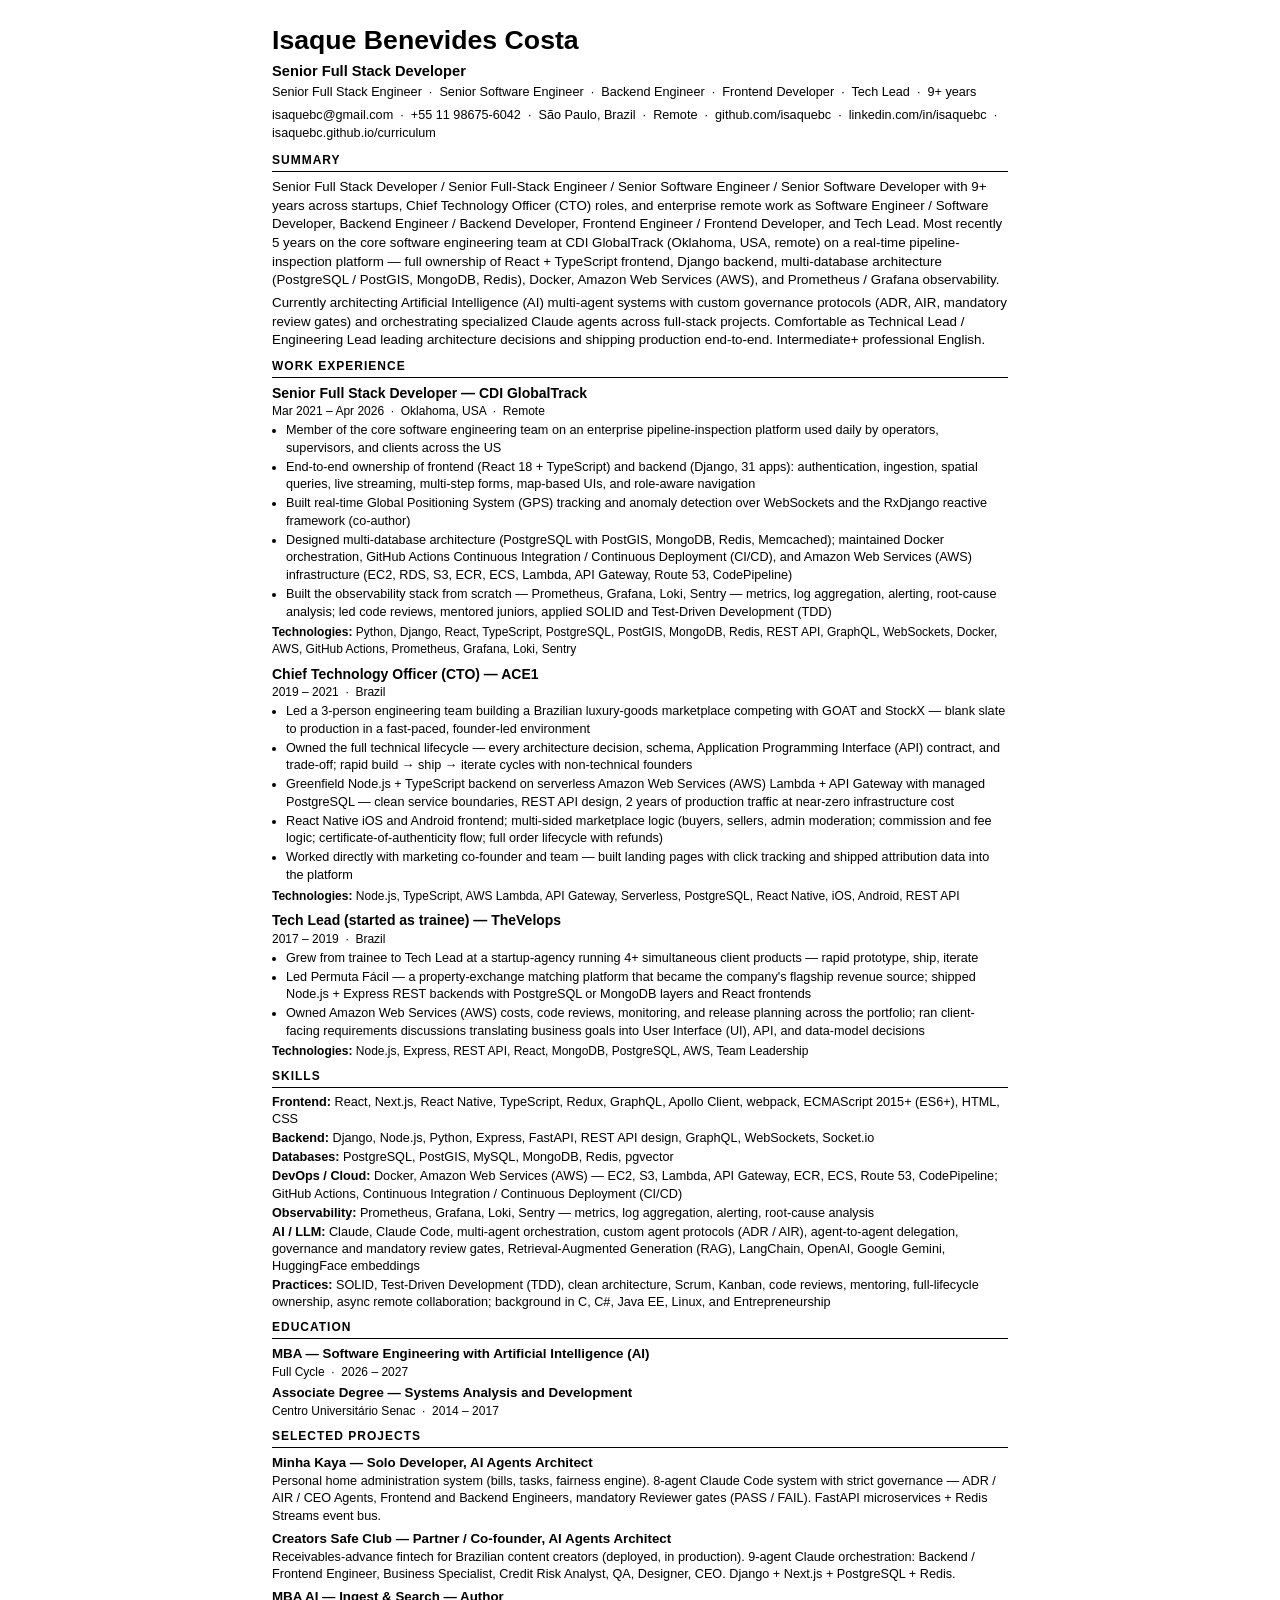
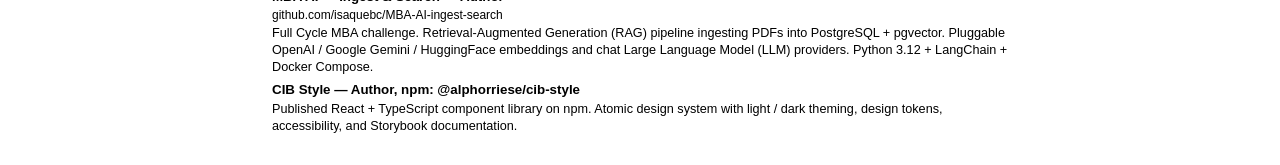
<file: assets/files/resume_isaque_costa_2026.html>
<!DOCTYPE html>
<html lang="en">
<head>
  <meta charset="UTF-8">
  <meta name="viewport" content="width=device-width, initial-scale=1.0">
  <title>Isaque Benevides Costa — Senior Full Stack Developer</title>
  <style>
    *, *::before, *::after { box-sizing: border-box; margin: 0; padding: 0; }

    body {
      font-family: Helvetica, Arial, sans-serif;
      font-size: 10pt;
      line-height: 1.4;
      color: #000;
      background: #fff;
      max-width: 800px;
      margin: 0 auto;
      padding: 22px 32px;
    }

    a { color: #000; text-decoration: none; }

    .header { margin-bottom: 10px; }
    .header h1 {
      font-size: 20pt;
      font-weight: 700;
      color: #000;
    }
    .header .title {
      font-size: 11pt;
      font-weight: 600;
      color: #000;
      margin-top: 2px;
    }
    .header .subtitle {
      font-size: 9.5pt;
      color: #000;
      margin-top: 2px;
    }
    .header .contact {
      font-size: 9.5pt;
      color: #000;
      margin-top: 4px;
      line-height: 1.45;
    }

    section { margin-bottom: 8px; }

    .section-label {
      font-size: 9pt;
      font-weight: 700;
      text-transform: uppercase;
      letter-spacing: 1px;
      color: #000;
      border-bottom: 1px solid #000;
      padding-bottom: 2px;
      margin-bottom: 6px;
    }

    .summary p {
      color: #000;
      font-size: 10pt;
      line-height: 1.4;
    }
    .summary p + p { margin-top: 4px; }

    .job { margin-bottom: 7px; }
    .job:last-child { margin-bottom: 0; }

    .job-line {
      font-size: 10.5pt;
      font-weight: 700;
      color: #000;
    }
    .job-meta {
      font-size: 9pt;
      color: #000;
      margin-bottom: 2px;
    }
    .job ul {
      margin-left: 14px;
      margin-top: 2px;
    }
    .job ul li {
      font-size: 9.5pt;
      color: #000;
      margin-bottom: 1px;
      line-height: 1.4;
    }
    .tech-line {
      font-size: 9pt;
      color: #000;
      margin-top: 3px;
    }
    .tech-line strong { font-weight: 700; }

    .skill-row {
      font-size: 9.5pt;
      color: #000;
      margin-bottom: 2px;
      line-height: 1.35;
    }
    .skill-row strong { font-weight: 700; }

    .edu { margin-bottom: 4px; }
    .edu:last-child { margin-bottom: 0; }
    .edu-line {
      font-size: 10pt;
      font-weight: 700;
      color: #000;
    }
    .edu-meta {
      font-size: 9pt;
      color: #000;
    }

    .project { margin-bottom: 5px; }
    .project:last-child { margin-bottom: 0; }
    .project-line {
      font-size: 10pt;
      font-weight: 700;
      color: #000;
    }
    .project-meta {
      font-size: 9pt;
      color: #000;
    }
    .project-desc {
      font-size: 9.5pt;
      color: #000;
      line-height: 1.35;
      margin-top: 1px;
    }

    @media print {
      body {
        padding: 0;
        margin: 0;
        max-width: 100%;
      }
      @page {
        size: A4;
        margin: 14mm 16mm;
      }
      a { color: #000 !important; }
      .job, .project, .edu { page-break-inside: avoid; break-inside: avoid; }
      .job-line, .job-meta, .project-line, .project-meta, .edu-line { page-break-after: avoid; break-after: avoid; }
      .section-label { page-break-after: avoid; break-after: avoid; }
    }
  </style>
</head>
<body>

  <header class="header">
    <h1>Isaque Benevides Costa</h1>
    <div class="title">Senior Full Stack Developer</div>
    <div class="subtitle">Senior Full Stack Engineer &nbsp;·&nbsp; Senior Software Engineer &nbsp;·&nbsp; Backend Engineer &nbsp;·&nbsp; Frontend Developer &nbsp;·&nbsp; Tech Lead &nbsp;·&nbsp; 9+ years</div>
    <div class="contact">
      isaquebc@gmail.com &nbsp;·&nbsp; +55 11 98675-6042 &nbsp;·&nbsp; São Paulo, Brazil &nbsp;·&nbsp; Remote &nbsp;·&nbsp;
      github.com/isaquebc &nbsp;·&nbsp; linkedin.com/in/isaquebc &nbsp;·&nbsp; isaquebc.github.io/curriculum
    </div>
  </header>

  <section class="summary">
    <div class="section-label">Summary</div>
    <p>
      Senior Full Stack Developer / Senior Full-Stack Engineer / Senior Software Engineer / Senior Software
      Developer with 9+ years across startups, Chief Technology Officer (CTO) roles, and enterprise remote
      work as Software Engineer / Software Developer, Backend Engineer / Backend Developer, Frontend
      Engineer / Frontend Developer, and Tech Lead. Most recently 5 years on the core software engineering
      team at CDI GlobalTrack (Oklahoma, USA, remote) on a real-time pipeline-inspection platform — full
      ownership of React + TypeScript frontend, Django backend, multi-database architecture (PostgreSQL /
      PostGIS, MongoDB, Redis), Docker, Amazon Web Services (AWS), and Prometheus / Grafana observability.
    </p>
    <p>
      Currently architecting Artificial Intelligence (AI) multi-agent systems with custom governance
      protocols (ADR, AIR, mandatory review gates) and orchestrating specialized Claude agents across
      full-stack projects. Comfortable as Technical Lead / Engineering Lead leading architecture decisions
      and shipping production end-to-end. Intermediate+ professional English.
    </p>
  </section>

  <section>
    <div class="section-label">Work Experience</div>

    <div class="job">
      <div class="job-line">Senior Full Stack Developer — CDI GlobalTrack</div>
      <div class="job-meta">Mar 2021 – Apr 2026 &nbsp;·&nbsp; Oklahoma, USA &nbsp;·&nbsp; Remote</div>
      <ul>
        <li>Member of the core software engineering team on an enterprise pipeline-inspection platform used daily by operators, supervisors, and clients across the US</li>
        <li>End-to-end ownership of frontend (React 18 + TypeScript) and backend (Django, 31 apps): authentication, ingestion, spatial queries, live streaming, multi-step forms, map-based UIs, and role-aware navigation</li>
        <li>Built real-time Global Positioning System (GPS) tracking and anomaly detection over WebSockets and the RxDjango reactive framework (co-author)</li>
        <li>Designed multi-database architecture (PostgreSQL with PostGIS, MongoDB, Redis, Memcached); maintained Docker orchestration, GitHub Actions Continuous Integration / Continuous Deployment (CI/CD), and Amazon Web Services (AWS) infrastructure (EC2, RDS, S3, ECR, ECS, Lambda, API Gateway, Route 53, CodePipeline)</li>
        <li>Built the observability stack from scratch — Prometheus, Grafana, Loki, Sentry — metrics, log aggregation, alerting, root-cause analysis; led code reviews, mentored juniors, applied SOLID and Test-Driven Development (TDD)</li>
      </ul>
      <div class="tech-line"><strong>Technologies:</strong> Python, Django, React, TypeScript, PostgreSQL, PostGIS, MongoDB, Redis, REST API, GraphQL, WebSockets, Docker, AWS, GitHub Actions, Prometheus, Grafana, Loki, Sentry</div>
    </div>

    <div class="job">
      <div class="job-line">Chief Technology Officer (CTO) — ACE1</div>
      <div class="job-meta">2019 – 2021 &nbsp;·&nbsp; Brazil</div>
      <ul>
        <li>Led a 3-person engineering team building a Brazilian luxury-goods marketplace competing with GOAT and StockX — blank slate to production in a fast-paced, founder-led environment</li>
        <li>Owned the full technical lifecycle — every architecture decision, schema, Application Programming Interface (API) contract, and trade-off; rapid build → ship → iterate cycles with non-technical founders</li>
        <li>Greenfield Node.js + TypeScript backend on serverless Amazon Web Services (AWS) Lambda + API Gateway with managed PostgreSQL — clean service boundaries, REST API design, 2 years of production traffic at near-zero infrastructure cost</li>
        <li>React Native iOS and Android frontend; multi-sided marketplace logic (buyers, sellers, admin moderation; commission and fee logic; certificate-of-authenticity flow; full order lifecycle with refunds)</li>
        <li>Worked directly with marketing co-founder and team — built landing pages with click tracking and shipped attribution data into the platform</li>
      </ul>
      <div class="tech-line"><strong>Technologies:</strong> Node.js, TypeScript, AWS Lambda, API Gateway, Serverless, PostgreSQL, React Native, iOS, Android, REST API</div>
    </div>

    <div class="job">
      <div class="job-line">Tech Lead (started as trainee) — TheVelops</div>
      <div class="job-meta">2017 – 2019 &nbsp;·&nbsp; Brazil</div>
      <ul>
        <li>Grew from trainee to Tech Lead at a startup-agency running 4+ simultaneous client products — rapid prototype, ship, iterate</li>
        <li>Led Permuta Fácil — a property-exchange matching platform that became the company's flagship revenue source; shipped Node.js + Express REST backends with PostgreSQL or MongoDB layers and React frontends</li>
        <li>Owned Amazon Web Services (AWS) costs, code reviews, monitoring, and release planning across the portfolio; ran client-facing requirements discussions translating business goals into User Interface (UI), API, and data-model decisions</li>
      </ul>
      <div class="tech-line"><strong>Technologies:</strong> Node.js, Express, REST API, React, MongoDB, PostgreSQL, AWS, Team Leadership</div>
    </div>
  </section>

  <section>
    <div class="section-label">Skills</div>
    <div class="skill-row"><strong>Frontend:</strong> React, Next.js, React Native, TypeScript, Redux, GraphQL, Apollo Client, webpack, ECMAScript 2015+ (ES6+), HTML, CSS</div>
    <div class="skill-row"><strong>Backend:</strong> Django, Node.js, Python, Express, FastAPI, REST API design, GraphQL, WebSockets, Socket.io</div>
    <div class="skill-row"><strong>Databases:</strong> PostgreSQL, PostGIS, MySQL, MongoDB, Redis, pgvector</div>
    <div class="skill-row"><strong>DevOps / Cloud:</strong> Docker, Amazon Web Services (AWS) — EC2, S3, Lambda, API Gateway, ECR, ECS, Route 53, CodePipeline; GitHub Actions, Continuous Integration / Continuous Deployment (CI/CD)</div>
    <div class="skill-row"><strong>Observability:</strong> Prometheus, Grafana, Loki, Sentry — metrics, log aggregation, alerting, root-cause analysis</div>
    <div class="skill-row"><strong>AI / LLM:</strong> Claude, Claude Code, multi-agent orchestration, custom agent protocols (ADR / AIR), agent-to-agent delegation, governance and mandatory review gates, Retrieval-Augmented Generation (RAG), LangChain, OpenAI, Google Gemini, HuggingFace embeddings</div>
    <div class="skill-row"><strong>Practices:</strong> SOLID, Test-Driven Development (TDD), clean architecture, Scrum, Kanban, code reviews, mentoring, full-lifecycle ownership, async remote collaboration; background in C, C#, Java EE, Linux, and Entrepreneurship</div>
  </section>

  <section>
    <div class="section-label">Education</div>

    <div class="edu">
      <div class="edu-line">MBA — Software Engineering with Artificial Intelligence (AI)</div>
      <div class="edu-meta">Full Cycle &nbsp;·&nbsp; 2026 – 2027</div>
    </div>

    <div class="edu">
      <div class="edu-line">Associate Degree — Systems Analysis and Development</div>
      <div class="edu-meta">Centro Universitário Senac &nbsp;·&nbsp; 2014 – 2017</div>
    </div>
  </section>

  <section>
    <div class="section-label">Selected Projects</div>

    <div class="project">
      <div class="project-line">Minha Kaya — Solo Developer, AI Agents Architect</div>
      <div class="project-desc">Personal home administration system (bills, tasks, fairness engine). 8-agent Claude Code system with strict governance — ADR / AIR / CEO Agents, Frontend and Backend Engineers, mandatory Reviewer gates (PASS / FAIL). FastAPI microservices + Redis Streams event bus.</div>
    </div>

    <div class="project">
      <div class="project-line">Creators Safe Club — Partner / Co-founder, AI Agents Architect</div>
      <div class="project-desc">Receivables-advance fintech for Brazilian content creators (deployed, in production). 9-agent Claude orchestration: Backend / Frontend Engineer, Business Specialist, Credit Risk Analyst, QA, Designer, CEO. Django + Next.js + PostgreSQL + Redis.</div>
    </div>

    <div class="project">
      <div class="project-line">MBA AI — Ingest &amp; Search — Author</div>
      <div class="project-meta">github.com/isaquebc/MBA-AI-ingest-search</div>
      <div class="project-desc">Full Cycle MBA challenge. Retrieval-Augmented Generation (RAG) pipeline ingesting PDFs into PostgreSQL + pgvector. Pluggable OpenAI / Google Gemini / HuggingFace embeddings and chat Large Language Model (LLM) providers. Python 3.12 + LangChain + Docker Compose.</div>
    </div>

    <div class="project">
      <div class="project-line">CIB Style — Author, npm: @alphorriese/cib-style</div>
      <div class="project-desc">Published React + TypeScript component library on npm. Atomic design system with light / dark theming, design tokens, accessibility, and Storybook documentation.</div>
    </div>

  </section>

</body>
</html>
</file>
